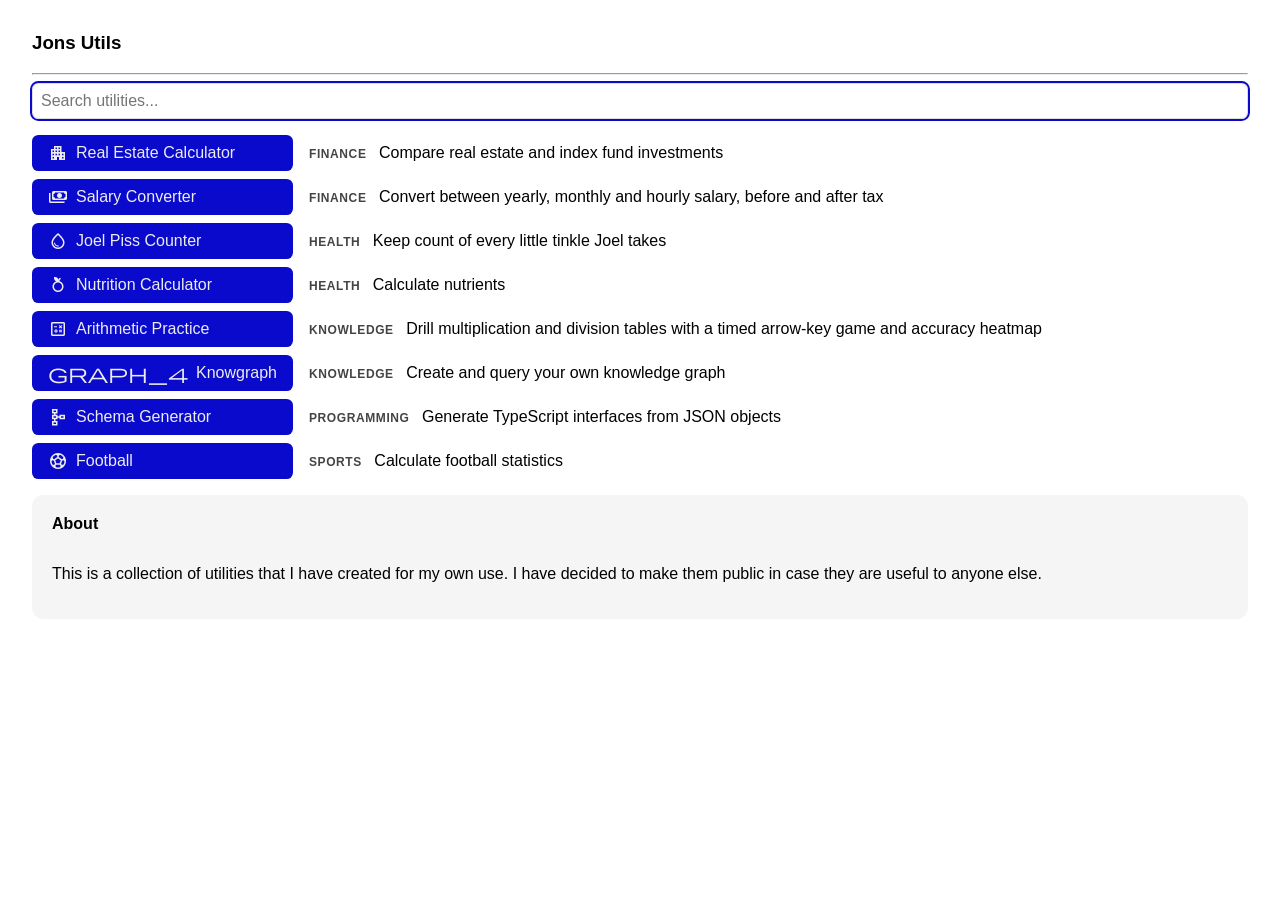
<file: index.html>
<!doctype html>
<html lang="en">
    <head>
        <meta charset="UTF-8" />
        <meta name="viewport" content="width=device-width, initial-scale=1.0" />
        <title>Jons Utils</title>
        <link rel="stylesheet" href="shared/theme.css" />
        <link rel="icon" href="shared/favicon.png" />
        <link
            rel="stylesheet"
            href="https://fonts.googleapis.com/css2?family=Material+Symbols+Outlined:opsz,wght,FILL,GRAD@20..48,100..700,0..1,-50..200"
        />
    </head>
    <body>
        <main>
            <h3>Jons Utils</h3>
            <hr />

            <input
                id="search"
                type="search"
                placeholder="Search utilities..."
                autocomplete="off"
                autofocus
            />

            <section id="utils-list" class="grid-container"></section>
            <p id="no-results" hidden>No utilities match your search.</p>

            <section class="card">
                <h4>About</h4>
                <p>
                    This is a collection of utilities that I have created for my
                    own use. I have decided to make them public in case they are
                    useful to anyone else.
                </p>
            </section>
        </main>

        <script src="search.js" defer></script>
    </body>
    <style>
        #search {
            width: 100%;
            border: 1px solid var(--color-table-border);
            margin-bottom: 1rem;
        }
        .grid-container {
            display: grid;
            grid-template-columns: auto 1fr;
            gap: 0.5rem 1rem;
            align-items: center;
        }
        .grid-container a,
        .grid-container button.primary {
            width: 100%;
        }
        .grid-container button.primary {
            display: inline-flex;
            align-items: center;
            gap: 0.5rem;
            justify-content: flex-start;
        }
        .grid-container .material-symbols-outlined {
            font-size: 1.25rem;
        }
        .grid-container p {
            margin: 0;
        }
        .grid-container .group {
            display: inline-block;
            font-size: 0.75rem;
            font-weight: 600;
            color: var(--color-text-muted);
            text-transform: uppercase;
            letter-spacing: 0.05em;
            margin-right: 0.5rem;
        }
        h4 {
            margin: 0;
        }
        #no-results {
            color: var(--color-text-muted);
            font-style: italic;
        }

        .grid-container .recent-tag {
            font-style: italic;
            color: var(--color-text-muted);
            margin-left: 0.25rem;
        }

        .card {
            margin-top: 1rem;
        }
    </style>
</html>
</file>
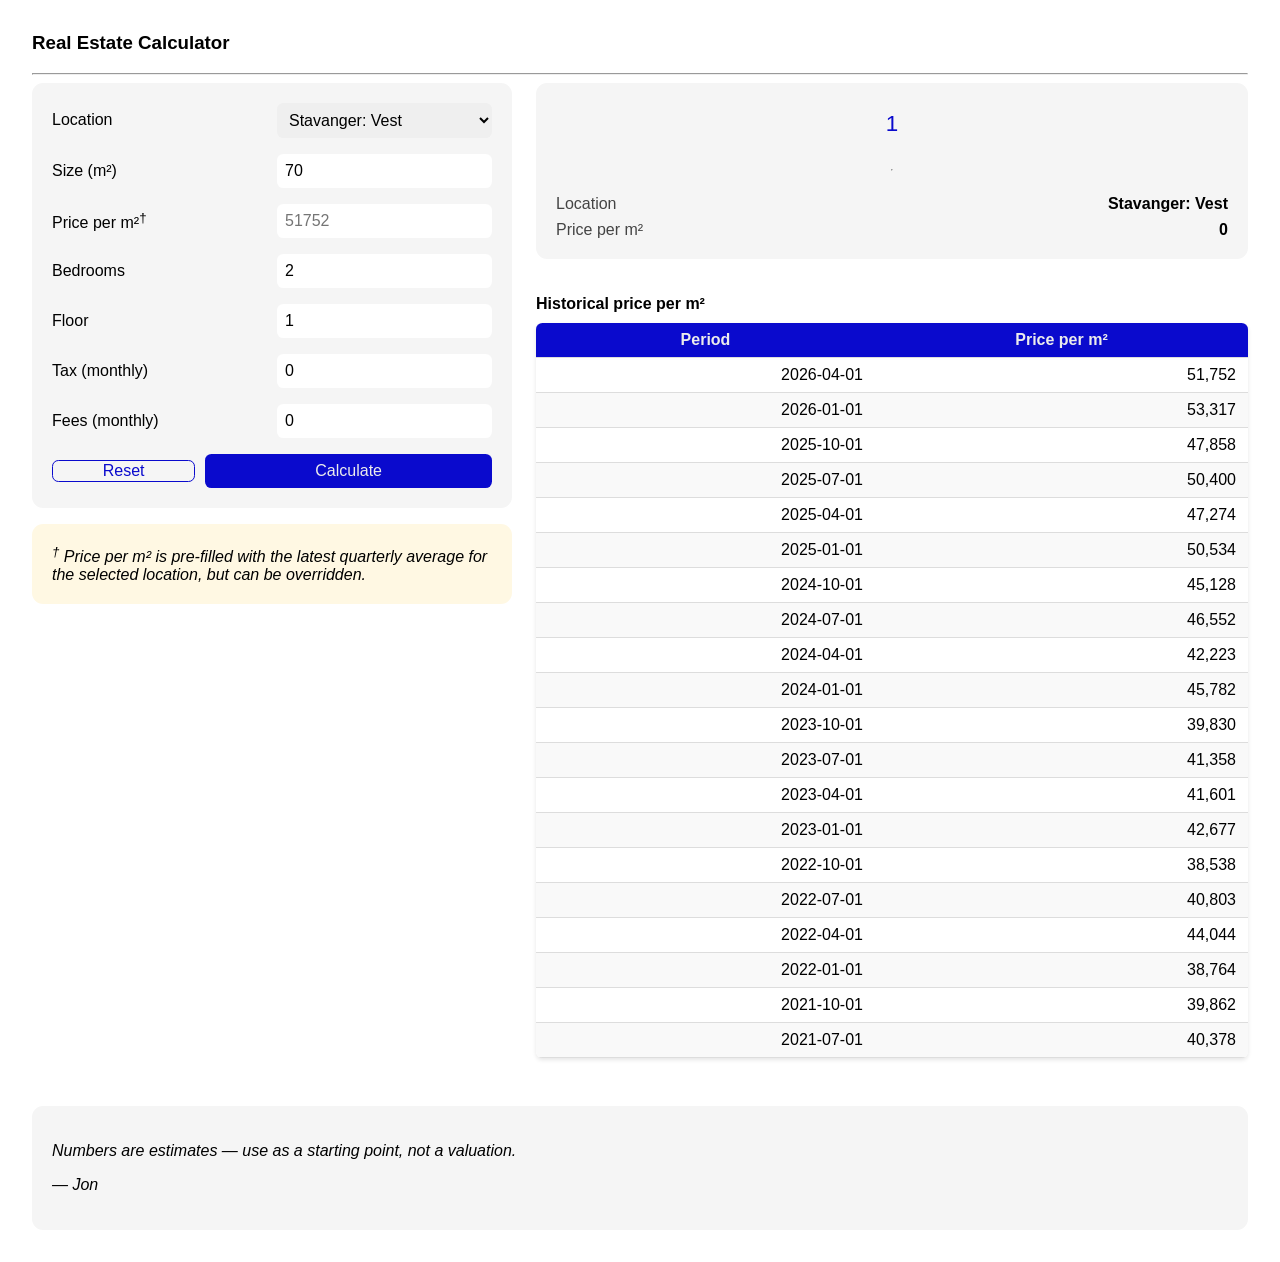
<file: apartment-calculator/index.html>
<!doctype html>
<html lang="en">
    <head>
        <meta charset="UTF-8" />
        <meta name="viewport" content="width=device-width, initial-scale=1.0" />
        <title>Real Estate Calculator</title>
        <link href="../shared/theme.css" rel="stylesheet" />
        <link href="styles.css" rel="stylesheet" />
        <link rel="icon" href="../shared/favicon.png" />
    </head>
    <body>
        <main>
            <h3>Real Estate Calculator</h3>
            <hr />
            <div class="layout">
                <aside>
                    <form id="apartment-form" class="card">
                        <section>
                            <label for="location">Location</label>
                            <select name="location" id="location" required>
                                <option value="">Select</option>
                            </select>
                        </section>
                        <section>
                            <label for="sqm">Size (m&sup2;)</label>
                            <input
                                type="number"
                                step="any"
                                name="sqm"
                                id="sqm"
                                value="70"
                                required
                            />
                        </section>
                        <section>
                            <label for="price-per-sqm">
                                Price per m&sup2;<sup>&dagger;</sup>
                            </label>
                            <input
                                type="number"
                                step="any"
                                name="price-per-sqm"
                                id="price-per-sqm"
                            />
                        </section>
                        <section>
                            <label for="bedrooms">Bedrooms</label>
                            <input
                                type="number"
                                step="1"
                                min="0"
                                name="bedrooms"
                                id="bedrooms"
                                value="2"
                            />
                        </section>
                        <section>
                            <label for="floor">Floor</label>
                            <input
                                type="number"
                                step="1"
                                name="floor"
                                id="floor"
                                value="1"
                            />
                        </section>
                        <section>
                            <label for="tax-monthly">Tax (monthly)</label>
                            <input
                                type="number"
                                step="any"
                                min="0"
                                name="tax-monthly"
                                id="tax-monthly"
                                value="0"
                            />
                        </section>
                        <section>
                            <label for="fees-monthly">Fees (monthly)</label>
                            <input
                                type="number"
                                step="any"
                                min="0"
                                name="fees-monthly"
                                id="fees-monthly"
                                value="0"
                            />
                        </section>
                        <section class="form-handles">
                            <button class="transparent" id="btn-reset">Reset</button>
                            <button class="primary" id="btn-calculate">Calculate</button>
                        </section>
                    </form>
                    <div class="card note">
                        <em>
                            <sup>&dagger;</sup> Price per m&sup2; is
                            pre-filled with the latest quarterly average for
                            the selected location, but can be overridden.
                        </em>
                    </div>
                </aside>
                <aside>
                    <div class="card">
                        <div class="result-headline">
                            <span data-slot="apartment-value">&mdash;</span>
                        </div>
                        <hr />
                        <div class="result-grid">
                            <strong>Location</strong>
                            <span data-slot="location">&mdash;</span>
                            <strong>Price per m&sup2;</strong>
                            <span data-slot="price-per-sqm">&mdash;</span>
                        </div>
                    </div>
                    <section>
                        <h4>Historical price per m&sup2;</h4>
                        <table id="history-table">
                            <thead>
                                <tr>
                                    <th>Period</th>
                                    <th>Price per m&sup2;</th>
                                </tr>
                            </thead>
                            <tbody></tbody>
                        </table>
                    </section>
                </aside>
            </div>
            <footer class="card">
                <cite>
                    <p>Numbers are estimates &mdash; use as a starting point, not a valuation.</p>
                    <p>&mdash; Jon</p>
                </cite>
            </footer>
        </main>
    </body>
    <script type="module" src="scripts/main.js"></script>
</html>
</file>
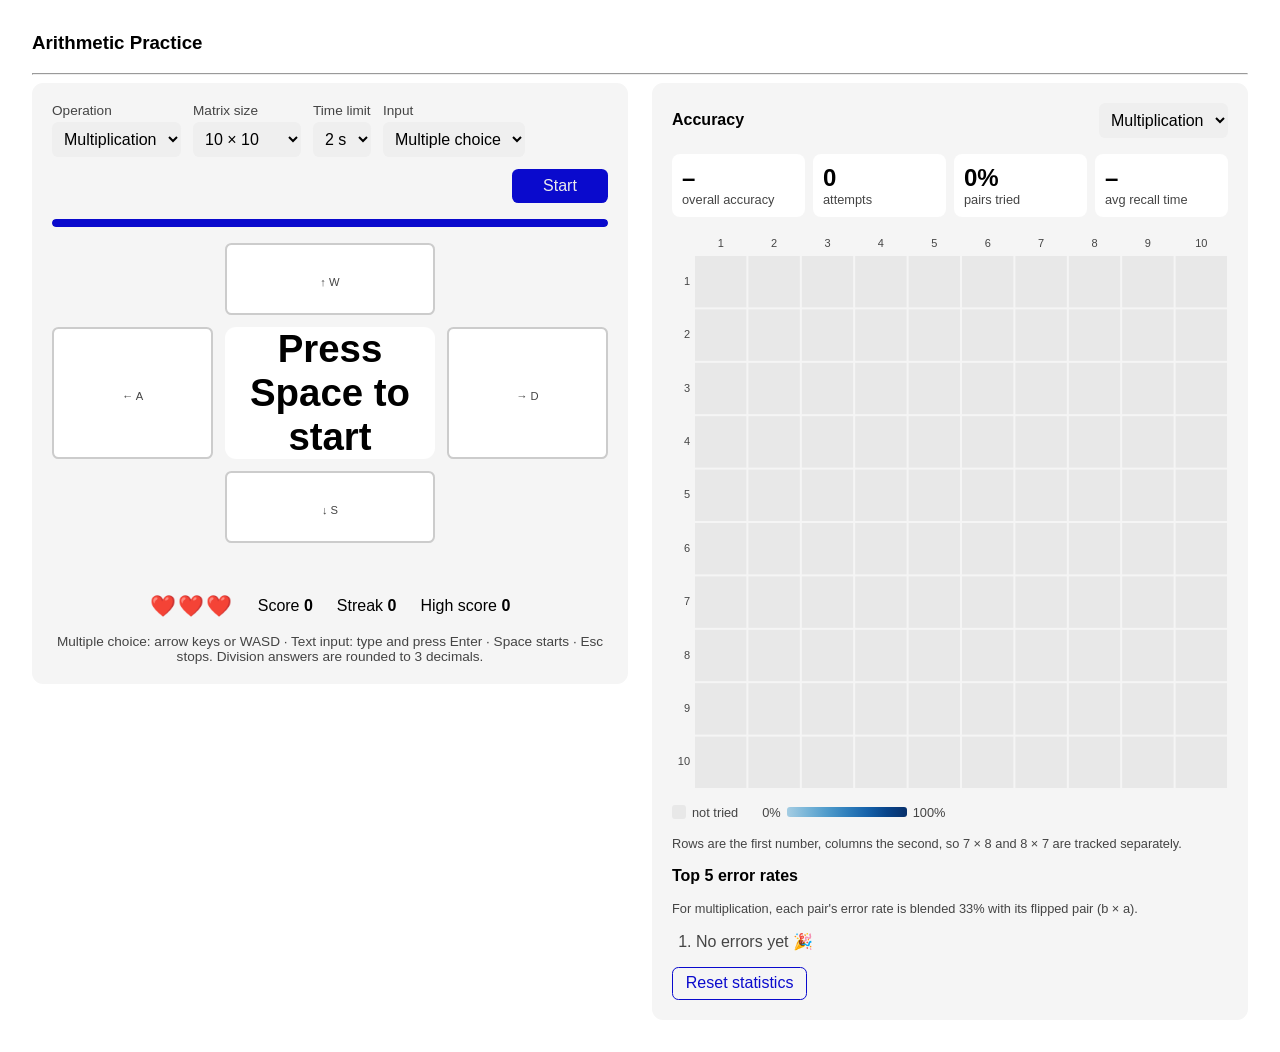
<file: arithmetic-practice/index.html>
<!doctype html>
<html lang="en">
    <head>
        <meta charset="UTF-8" />
        <meta name="viewport" content="width=device-width, initial-scale=1.0" />
        <title>Arithmetic Practice</title>
        <link href="../shared/theme.css" rel="stylesheet" />
        <link href="styles.css" rel="stylesheet" />
        <link rel="icon" href="../shared/favicon.png" />
    </head>
    <body>
        <main>
            <h3>Arithmetic Practice</h3>
            <hr />
            <div class="layout">
                <section class="card game">
                    <div class="settings">
                        <label>
                            Operation
                            <select id="op">
                                <option value="mul">Multiplication</option>
                                <option value="div">Division</option>
                                <option value="both">Both</option>
                            </select>
                        </label>
                        <label>
                            Matrix size
                            <select id="size">
                                <option value="10">10 × 10</option>
                                <option value="15">15 × 15</option>
                                <option value="20">20 × 20</option>
                                <option value="50">50 × 50</option>
                                <option value="100">100 × 100</option>
                            </select>
                        </label>
                        <label>
                            Time limit
                            <select id="limit">
                                <option value="1">1 s</option>
                                <option value="2">2 s</option>
                                <option value="3">3 s</option>
                                <option value="5">5 s</option>
                            </select>
                        </label>
                        <label>
                            Input
                            <select id="input-mode">
                                <option value="choice">Multiple choice</option>
                                <option value="typing">Text input</option>
                            </select>
                        </label>
                        <button id="btn-start" class="primary">Start</button>
                    </div>

                    <div class="timer"><div class="timer-fill"></div></div>

                    <div class="cross">
                        <button class="option" data-index="0" style="grid-area: up">
                            <span class="option-value"></span><kbd>↑ W</kbd>
                        </button>
                        <button class="option" data-index="1" style="grid-area: left">
                            <span class="option-value"></span><kbd>← A</kbd>
                        </button>
                        <div class="prompt" id="prompt">Press Space to start</div>
                        <button class="option" data-index="2" style="grid-area: right">
                            <span class="option-value"></span><kbd>→ D</kbd>
                        </button>
                        <button class="option" data-index="3" style="grid-area: down">
                            <span class="option-value"></span><kbd>↓ S</kbd>
                        </button>
                        <form id="typed-form" class="typed-form" style="grid-area: typed">
                            <input
                                id="typed-input"
                                type="text"
                                inputmode="decimal"
                                autocomplete="off"
                                placeholder="Type answer, press Enter"
                                aria-label="Answer"
                                disabled
                            />
                        </form>
                    </div>

                    <p class="feedback" id="feedback">&nbsp;</p>
                    <div class="session">
                        <span class="hearts" data-slot="hearts" aria-label="Lives"></span>
                        <span>Score <strong data-slot="score">0</strong></span>
                        <span>Streak <strong data-slot="streak">0</strong></span>
                        <span>High score <strong data-slot="high-score">0</strong></span>
                    </div>
                    <p class="muted hint">
                        Multiple choice: arrow keys or WASD · Text input: type and press Enter · Space starts · Esc stops.
                        Division answers are rounded to 3 decimals.
                    </p>
                </section>

                <section class="card results">
                    <div class="results-header">
                        <h4>Accuracy</h4>
                        <select id="heatmap-op">
                            <option value="mul">Multiplication</option>
                            <option value="div">Division</option>
                        </select>
                    </div>

                    <div class="tiles">
                        <div class="tile">
                            <span class="tile-value" data-slot="accuracy">–</span>
                            <span class="tile-label">overall accuracy</span>
                        </div>
                        <div class="tile">
                            <span class="tile-value" data-slot="attempts">0</span>
                            <span class="tile-label">attempts</span>
                        </div>
                        <div class="tile">
                            <span class="tile-value" data-slot="coverage">0%</span>
                            <span class="tile-label">pairs tried</span>
                        </div>
                        <div class="tile">
                            <span class="tile-value" data-slot="avg-time">–</span>
                            <span class="tile-label">avg recall time</span>
                        </div>
                    </div>

                    <div class="heatmap-wrap">
                        <canvas id="heatmap"></canvas>
                        <div class="tooltip" id="tooltip" hidden></div>
                    </div>
                    <div class="legend">
                        <span class="swatch untried"></span> not tried
                        <span class="legend-gap"></span>
                        0%
                        <span class="gradient"></span>
                        100%
                    </div>
                    <p class="muted caption">
                        Rows are the first number, columns the second, so 7 × 8 and 8 × 7 are tracked separately.
                    </p>

                    <h4>Top 5 error rates</h4>
                    <p class="muted caption">For multiplication, each pair's error rate is blended 33% with its flipped pair (b × a).</p>
                    <ol id="worst-list" class="worst-list"></ol>

                    <button id="btn-reset" class="transparent reset">Reset statistics</button>
                </section>
            </div>
        </main>
    </body>
    <script type="module" src="scripts/main.js"></script>
</html>
</file>
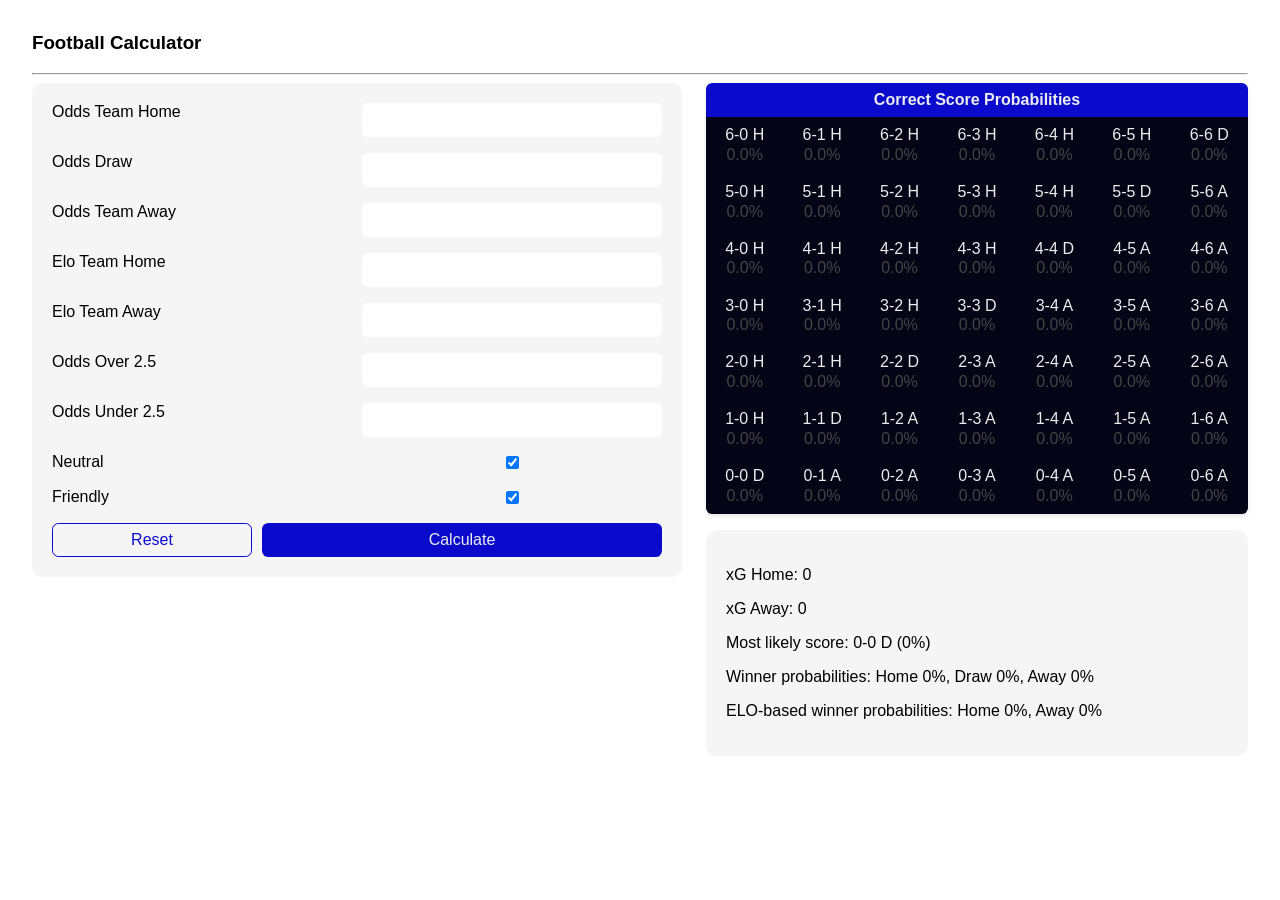
<file: football/index.html>
<!doctype html>
<html lang="en">
    <head>
        <meta charset="UTF-8" />
        <meta name="viewport" content="width=device-width, initial-scale=1.0" />
        <title>Football Calculator</title>
        <link href="../shared/theme.css" rel="stylesheet" />
        <link href="styles.css" rel="stylesheet" />
        <link rel="icon" href="../shared/favicon.png" />
    </head>
    <body>
        <main>
            <h3>Football Calculator</h3>
            <hr>
            <div class="layout">
                <aside>
                    <form class="card">
                        <section>
                            <label for="odds-team-a">Odds Team Home</label>
                            <input
                                type="number"
                                step="any"
                                name="odds-team-a"
                                id="odds-team-a"
                                required
                            />
                        </section>
                        <section>
                            <label for="odds-draw">Odds Draw</label>
                            <input
                                type="number"
                                step="any"
                                name="odds-draw"
                                id="odds-draw"
                                required
                            />
                        </section>
                        <section>
                            <label for="odds-team-b">Odds Team Away</label>
                            <input
                                type="number"
                                step="any"
                                name="odds-team-b"
                                id="odds-team-b"
                                required
                            />
                        </section>
                        
                        <section>
                            <label for="elo-team-a">Elo Team Home</label>
                            <input
                                type="number"
                                step="any"
                                name="elo-team-a"
                                id="elo-team-a"
                                required
                            />
                        </section>
                        <section>
                            <label for="elo-team-b">Elo Team Away</label>
                            <input
                                type="number"
                                step="any"
                                name="elo-team-b"
                                id="elo-team-b"
                                required
                            />
                        </section>
                        
                        <section>
                            <label for="odds-over-2-5">Odds Over 2.5</label>
                            <input
                                type="number"
                                step="any"
                                name="odds-over-2-5"
                                id="odds-over-2-5"
                                required
                            />
                        </section>
                        <section>
                            <label for="odds-under-2-5">Odds Under 2.5</label>
                            <input
                                type="number"
                                step="any"
                                name="odds-under-2-5"
                                id="odds-under-2-5"
                                required
                            />
                        </section>

                        <section>
                            <label for="neutral">Neutral</label>
                            <input
                                type="checkbox"
                                name="neutral"
                                id="neutral"
                                checked
                            />
                        </section>

                        <section>
                            <label for="friendly">Friendly</label>
                            <input
                                type="checkbox"
                                name="friendly"
                                id="friendly"
                                checked
                            />
                        </section>

                        <section class="form-handles">
                            <button class="transparent" id="btn-reset">Reset</button>
                            <button class="primary" id="btn-calculate">Calculate</button>
                        </section>
                    </form>
                </aside>
                <aside>
                    <table id="score-table">
                        <thead>
                            <tr>
                                <th colspan="7">Correct Score Probabilities</th>
                            </tr>
                        </thead>
                        <tbody>
                        </tbody>
                    </table>
                    <div class="card">
                        <section>
                            <p>xG Home: <span data-slot="xGA">0</span></p>
                            <p>xG Away: <span data-slot="xGB">0</span></p>
                            <p>Most likely score: <span data-slot="most-likely-outcome">0-0 D</span> (<span data-slot="most-likely-outcome-probability">0%</span>)</p>
                            <p>Winner probabilities: Home <span data-slot="prob-win-home">0%</span>, Draw <span data-slot="prob-win-draw">0%</span>, Away <span data-slot="prob-win-away">0%</span></p>
                            <p>ELO-based winner probabilities: Home <span data-slot="prob-win-home-elo">0%</span>, Away <span data-slot="prob-win-away-elo">0%</span></p>
                        </section>
                    </div>
                </aside>
            </div>
        </main>
    </body>
    <script type="module" src="scripts/main.js"></script>
</html>
</file>
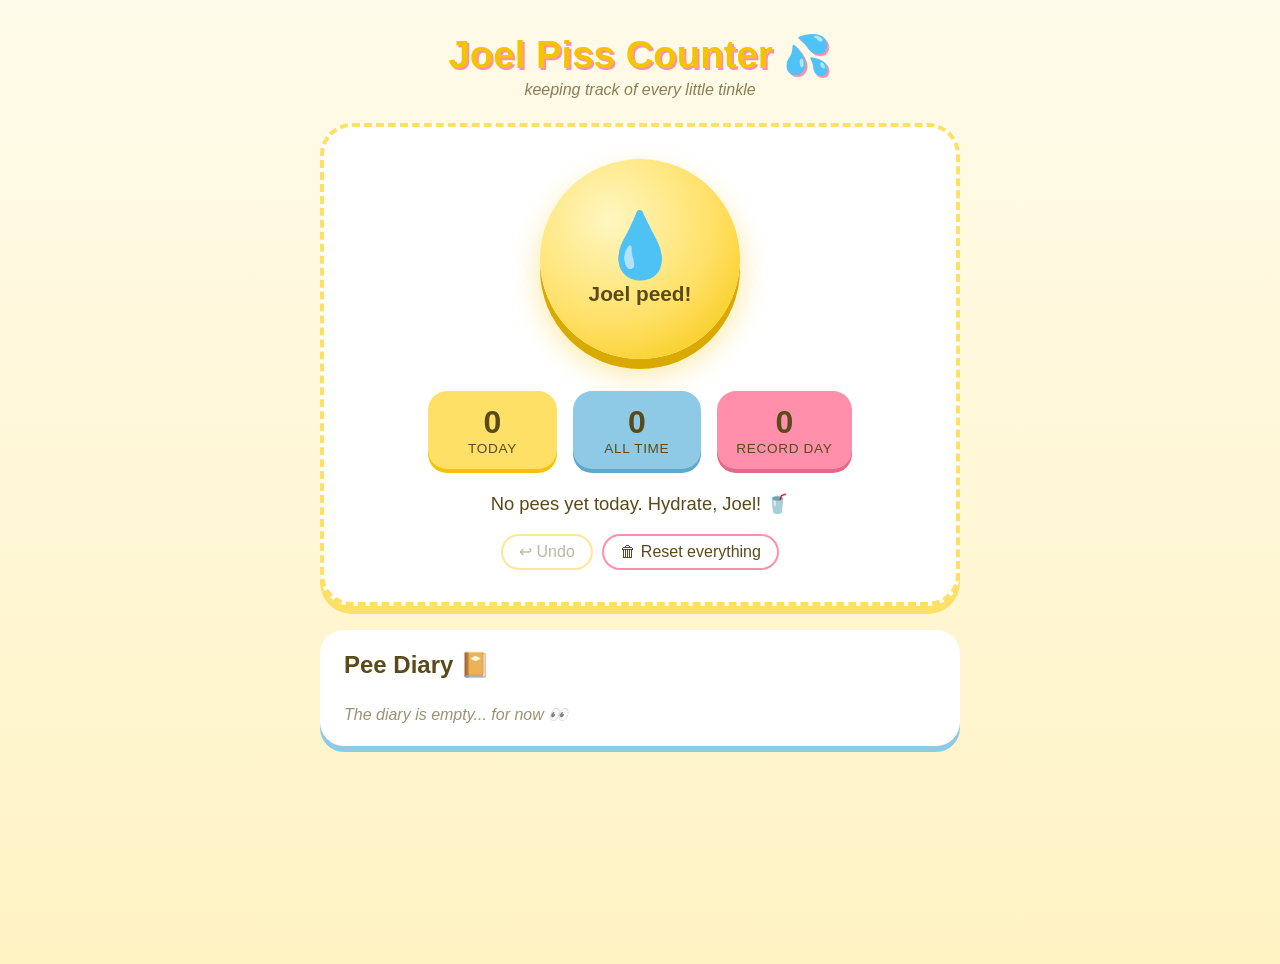
<file: joel-piss-counter/index.html>
<!doctype html>
<html lang="en">
    <head>
        <meta charset="UTF-8" />
        <meta name="viewport" content="width=device-width, initial-scale=1.0" />
        <title>Joel Piss Counter</title>
        <link href="../shared/theme.css" rel="stylesheet" />
        <link href="styles.css" rel="stylesheet" />
        <link rel="icon" href="../shared/favicon.png" />
    </head>
    <body>
        <main>
            <div class="bubbles" aria-hidden="true"></div>
            <h1 class="title">Joel Piss Counter <span class="wiggle">💦</span></h1>
            <p class="subtitle">keeping track of every little tinkle</p>

            <section class="hero">
                <button id="btn-pee" class="pee-button" aria-label="Log a pee">
                    <span class="drop">💧</span>
                    <span class="pee-label">Joel peed!</span>
                </button>
                <div class="stats">
                    <div class="stat">
                        <span class="stat-value" data-slot="today">0</span>
                        <span class="stat-label">today</span>
                    </div>
                    <div class="stat">
                        <span class="stat-value" data-slot="total">0</span>
                        <span class="stat-label">all time</span>
                    </div>
                    <div class="stat">
                        <span class="stat-value" data-slot="best">0</span>
                        <span class="stat-label">record day</span>
                    </div>
                </div>
                <p class="mood" data-slot="mood">No pees yet today. Hydrate, Joel! 🥤</p>
                <p class="last" data-slot="last"></p>
                <div class="controls">
                    <button id="btn-undo" class="cute-button">↩ Undo</button>
                    <button id="btn-reset" class="cute-button danger">🗑 Reset everything</button>
                </div>
            </section>

            <section class="history">
                <h2>Pee Diary 📔</h2>
                <ul id="history-list"></ul>
            </section>
        </main>
    </body>
    <script type="module" src="scripts/main.js"></script>
</html>
</file>
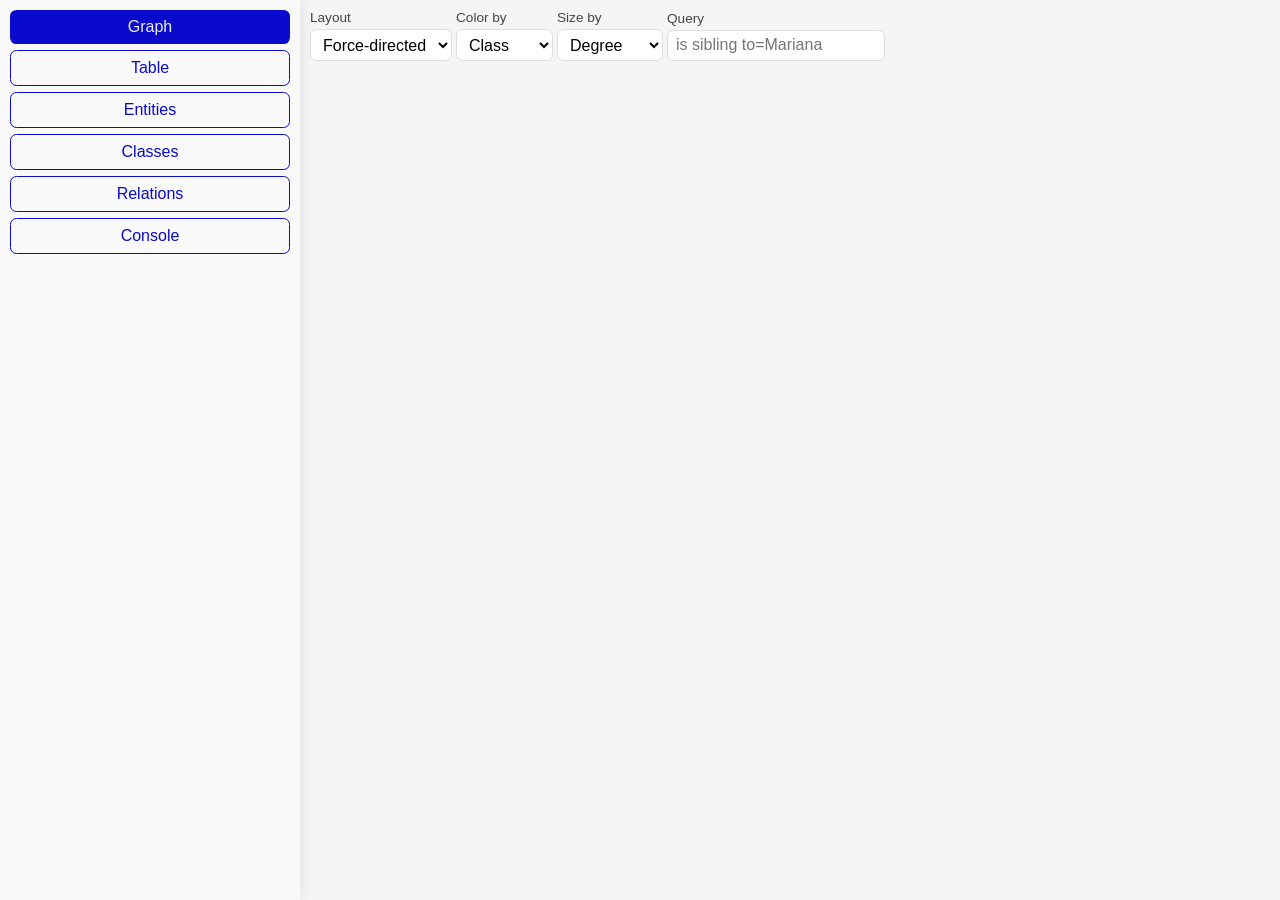
<file: knowgraph/index.html>
<!doctype html>
<html lang="en">
    <head>
        <meta charset="UTF-8" />
        <meta name="viewport" content="width=device-width, initial-scale=1.0" />
        <title>Knowgraph</title>
        <link href="../shared/theme.css" rel="stylesheet" />
        <link href="styles.css" rel="stylesheet" />
        <link rel="icon" href="../shared/favicon.png" />
        <link
            rel="stylesheet"
            href="https://fonts.googleapis.com/css2?family=Material+Symbols+Outlined:opsz,wght,FILL,GRAD@20..48,100..700,0..1,-50..200"
        />
    </head>
    <body>
        <aside class="sidebar">
            <button class="primary" data-tab-btn="graph" disabled>Graph</button>
            <button class="primary transparent" data-tab-btn="table">Table</button>
            <button class="primary transparent" data-tab-btn="entities">Entities</button>
            <button class="primary transparent" data-tab-btn="classes">Classes</button>
            <button class="primary transparent" data-tab-btn="relations">Relations</button>
            <button class="primary transparent" data-tab-btn="console">Console</button>
        </aside>
        <aside class="main">
            <section data-tab="graph" class="tab">
                <div class="flex-row">
                    <div class="flex-col">
                        <label for="graph-layout">Layout</label>
                        <select id="graph-layout">
                            <option value="force">Force-directed</option>
                            <option value="circular">Circular</option>
                            <option value="grid">Grid</option>
                        </select>
                    </div>
                    <div class="flex-col">
                        <label for="graph-color">Color by</label>
                        <select id="graph-color">
                            <option value="class">Class</option>
                            <option value="relation">Relation</option>
                        </select>
                    </div>
                    <div class="flex-col">
                        <label for="graph-size">Size by</label>
                        <select id="graph-size">
                            <option value="degree">Degree</option>
                            <option value="centrality">Centrality</option>
                        </select>
                    </div>
                    <div class="flex-col">
                        <label for="graph-query">Query</label>
                        <div class="flex-row graph-query-row">
                            <input type="text" id="graph-query" placeholder="is sibling to=Mariana" />
                            <button
                                type="button"
                                id="graph-hidden-toggle"
                                class="graph-hidden-badge"
                                title="Show hidden entities"
                                hidden
                            >
                                <span class="material-symbols-outlined">visibility_off</span>
                                <span class="graph-hidden-count">0</span>
                            </button>
                        </div>
                    </div>
                </div>
                <div class="graph-canvas-wrap">
                    <canvas></canvas>
                    <aside id="graph-info" class="graph-info" hidden></aside>
                    <div id="graph-hidden-popover" class="graph-hidden-popover" hidden></div>
                </div>
            </section>
            <table data-tab="table" id="main__table" class="tab" hidden></table>
            <section data-tab="entities" id="main__entities" class="tab" hidden></section>
            <section data-tab="classes" id="main__classes" class="tab" hidden></section>
            <section data-tab="relations" id="main__relations" class="tab" hidden></section>
            <section data-tab="console" id="main__console" class="tab" hidden>
                <div class="console-wrap">
                    <pre class="console-output" id="console-output">Type HELP to see available commands.
</pre>
                    <div class="console-input-row">
                        <span class="console-prompt">&gt;</span>
                        <input type="text" id="console-input" class="console-input" placeholder="GET /entities" autocomplete="off" spellcheck="false" />
                    </div>
                </div>
            </section>
        </aside>
        <div id="kg-modal" class="kg-modal" hidden>
            <div class="kg-modal-card">
                <h3 class="kg-modal-title"></h3>
                <div class="kg-modal-body flex-col"></div>
                <div class="flex-row kg-modal-actions">
                    <button type="button" class="primary transparent" data-modal-cancel>Cancel</button>
                    <button type="button" class="primary" data-modal-ok>OK</button>
                </div>
            </div>
        </div>
    </body>
    <script type="module" src="scripts/main.js" defer></script>
</html>
</file>
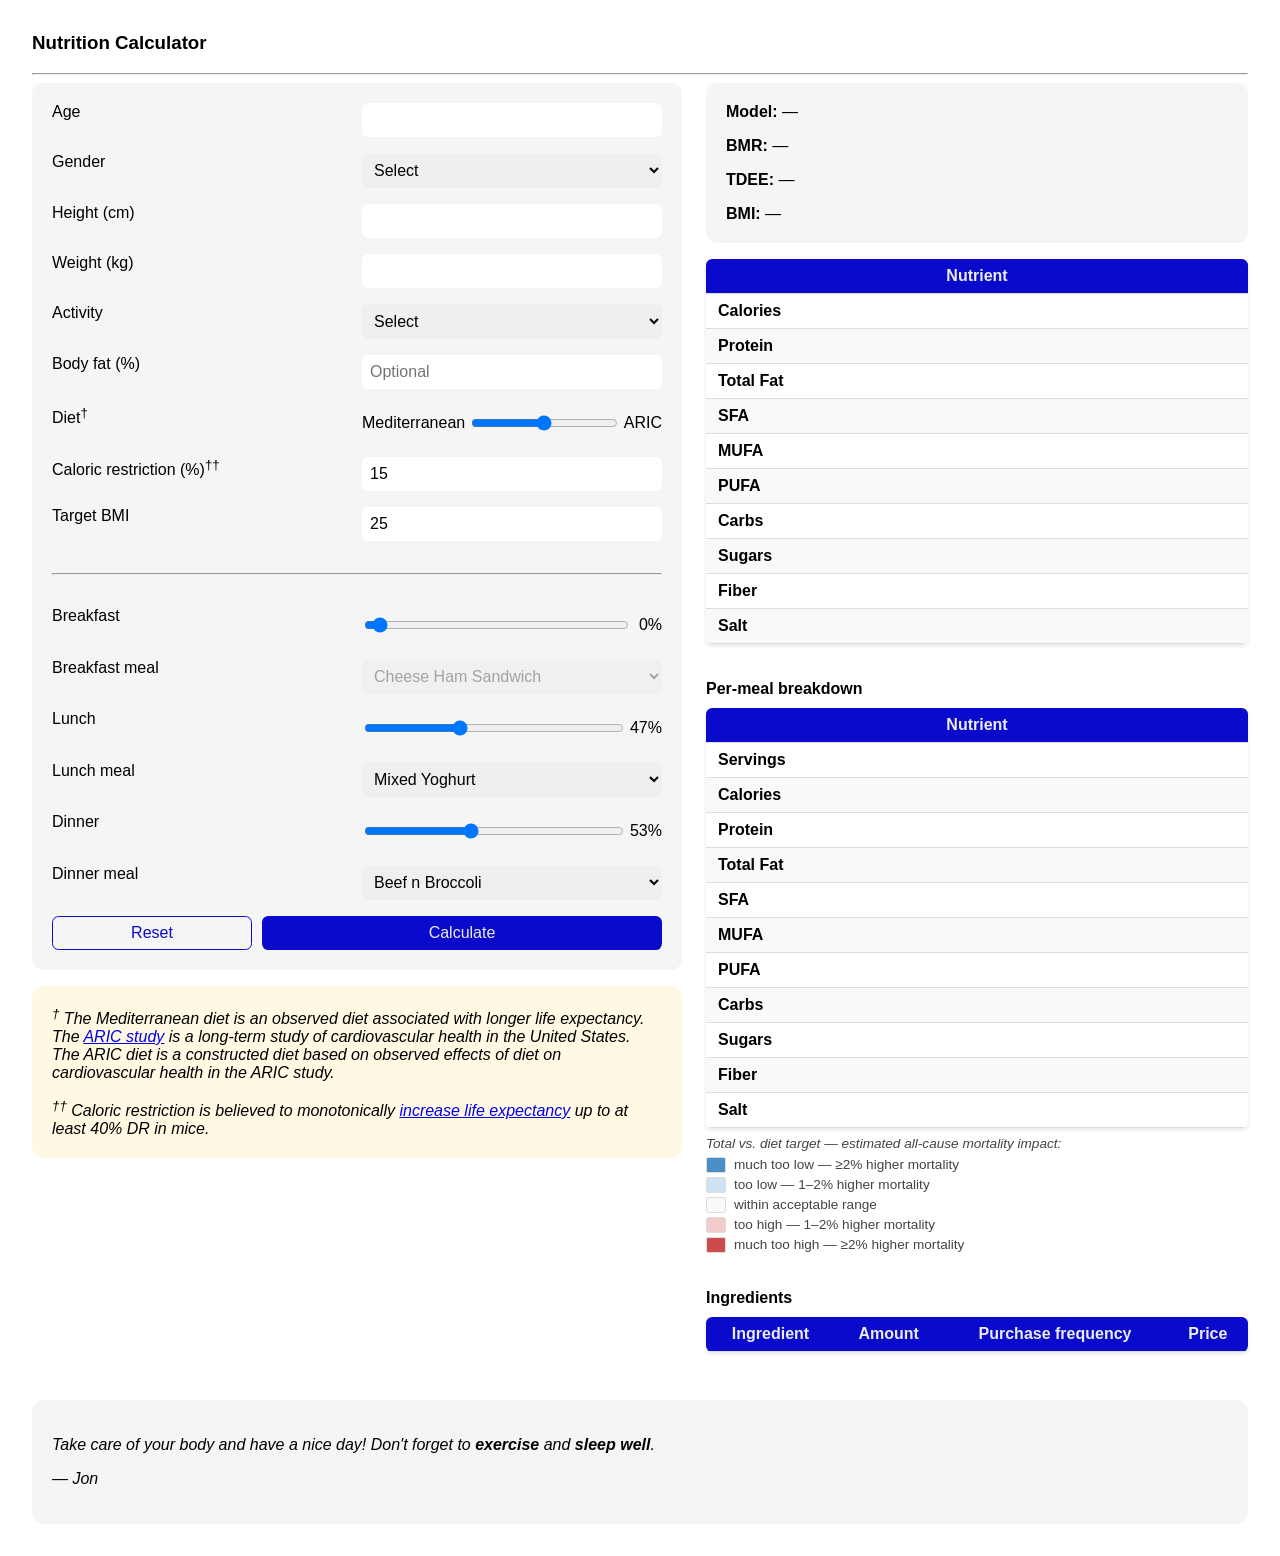
<file: nutrition-calculator/index.html>
<!doctype html>
<html lang="en">
    <head>
        <meta charset="UTF-8" />
        <meta name="viewport" content="width=device-width, initial-scale=1.0" />
        <title>Nutrition Calculator</title>
        <link href="../shared/theme.css" rel="stylesheet" />
        <link href="styles.css" rel="stylesheet" />
        <link rel="icon" href="../shared/favicon.png" />
    </head>
    <body>
        <main>
            <h3>Nutrition Calculator</h3>
            <hr>
            <div class="layout">
                <aside>
                    <form id="nutrition-form" class="card">
                        <section>
                            <label for="age">Age</label>
                            <input
                                type="number"
                                name="age"
                                id="age"
                                required
                            />
                        </section>
                        <section>
                            <label for="gender">Gender</label>
                            <select name="gender" id="gender" required>
                                <option value="">Select</option>
                                <option value="male">Male</option>
                                <option value="female">Female</option>
                            </select>
                        </section>
                        <section>
                            <label for="height">Height (cm)</label>
                            <input
                                type="number"
                                step="any"
                                name="height"
                                id="height"
                                required
                            />
                        </section>
                        <section>
                            <label for="weight">Weight (kg)</label>
                            <input
                                type="number"
                                step="any"
                                name="weight"
                                id="weight"
                                required
                            />
                        </section>
                        <section>
                            <label for="activity">Activity</label>
                            <select name="activity" id="activity" required>
                                <option value="">Select</option>
                                <option value="sedentary">Sedentary</option>
                                <option value="light">
                                    Lightly Active
                                </option>
                                <option value="moderate">
                                    Moderately Active
                                </option>
                                <option value="active">Active</option>
                            </select>
                        </section>
                        <section>
                            <label for="fat-prc">Body fat (%)</label>
                            <input
                                type="number"
                                step="any"
                                name="fat-prc"
                                id="fat-prc"
                                placeholder="Optional"
                            />
                        </section>
                        <section>
                            <label for="slider-diet"
                                >Diet<sup>&dagger;</sup></label
                            >
                            <section class="flex-row slider">
                                <label>Mediterranean</label>
                                <input
                                    type="range"
                                    name="interpolate-diet"
                                    id="interpolate-diet"
                                    min="0"
                                    max="100"
                                    value="50"
                                />
                                <label>ARIC</label>
                            </section>
                        </section>
                        <section>
                            <label for="caloric-restriction"
                                >Caloric restriction (%)<sup
                                    >&dagger;&dagger;</sup
                                ></label
                            >
                            <input
                                type="number"
                                step="any"
                                name="caloric-restriction"
                                id="caloric-restriction"
                                value="15"
                            />
                        </section>
                        <section>
                            <label for="target-bmi">Target BMI</label>
                            <input
                                type="number"
                                step="0.5"
                                name="target-bmi"
                                id="target-bmi"
                                value="25"
                            />
                        </section>

                        <hr />

                        <section>
                            <label for="breakfast-share">Breakfast</label>
                            <section class="flex-row slider">
                                <input
                                    type="range"
                                    name="breakfast-share"
                                    id="breakfast-share"
                                    min="0"
                                    max="100"
                                    value="0"
                                />
                                <output
                                    for="breakfast-share"
                                    class="slider-value"
                                    >25%</output
                                >
                            </section>
                        </section>
                        <section>
                            <label for="breakfast-meal">Breakfast meal</label>
                            <select
                                name="breakfast-meal"
                                id="breakfast-meal"
                                data-meal-select
                                data-default="Cheese Ham Sandwich"
                            ></select>
                        </section>
                        <section>
                            <label for="lunch-share">Lunch</label>
                            <section class="flex-row slider">
                                <input
                                    type="range"
                                    name="lunch-share"
                                    id="lunch-share"
                                    min="0"
                                    max="100"
                                    value="35"
                                />
                                <output for="lunch-share" class="slider-value"
                                    >35%</output
                                >
                            </section>
                        </section>
                        <section>
                            <label for="lunch-meal">Lunch meal</label>
                            <select
                                name="lunch-meal"
                                id="lunch-meal"
                                data-meal-select
                                data-default="Mixed Yoghurt"
                            ></select>
                        </section>
                        <section>
                            <label for="dinner-share">Dinner</label>
                            <section class="flex-row slider">
                                <input
                                    type="range"
                                    name="dinner-share"
                                    id="dinner-share"
                                    min="0"
                                    max="100"
                                    value="40"
                                />
                                <output for="dinner-share" class="slider-value"
                                    >40%</output
                                >
                            </section>
                        </section>
                        <section>
                            <label for="dinner-meal">Dinner meal</label>
                            <select
                                name="dinner-meal"
                                id="dinner-meal"
                                data-meal-select
                                data-default="Beef n Broccoli"
                            ></select>
                        </section>
                        <section class="form-handles">
                            <button class="transparent" id="btn-reset">Reset</button>
                            <button class="primary" id="btn-calculate">Calculate</button>
                        </section>
                    </form>
                    <div class="card note">
                        <em>
                            <sup>&dagger;</sup> The Mediterranean diet is an
                            observed diet associated with longer life
                            expectancy. The
                            <a
                                href="https://aric.cscc.unc.edu/aric9/publications/published_manuscripts"
                                target="_blank"
                                >ARIC study</a
                            >
                            is a long-term study of cardiovascular health in the
                            United States. The ARIC diet is a constructed diet
                            based on observed effects of diet on cardiovascular
                            health in the ARIC study.
                        </em>
                        <em>
                            <sup>&dagger;&dagger;</sup> Caloric restriction is
                            believed to monotonically
                            <a
                                href="https://pmc.ncbi.nlm.nih.gov/articles/PMC4836177/"
                                target="_blank"
                                >increase life expectancy</a
                            >
                            up to at least 40% DR in mice.
                        </em>
                    </div>
                </aside>
                <aside>
                    <div class="card">
                        <div>
                            <strong>Model:</strong>
                            <span data-slot="model">&mdash;</span>
                        </div>
                        <div>
                            <strong>BMR:</strong>
                            <span data-slot="bmr">&mdash;</span>
                        </div>
                        <div>
                            <strong>TDEE:</strong>
                            <span data-slot="tdee">&mdash;</span>
                        </div>
                        <div>
                            <strong>BMI:</strong>
                            <span data-slot="bmi">&mdash;</span>
                        </div>
                    </div>
                    <table id="diet-table">
                        <thead>
                            <tr>
                                <th>Nutrient</th>
                            </tr>
                        </thead>
                        <tbody>
                            <tr data-nutrient="calories">
                                <td>Calories</td>
                            </tr>
                            <tr data-nutrient="protein" class="even">
                                <td>Protein</td>
                            </tr>
                            <tr data-nutrient="fatTotal">
                                <td>Total Fat</td>
                            </tr>
                            <tr data-nutrient="SFA" class="even">
                                <td>SFA</td>
                            </tr>
                            <tr data-nutrient="MUFA">
                                <td>MUFA</td>
                            </tr>
                            <tr data-nutrient="PUFA" class="even">
                                <td>PUFA</td>
                            </tr>
                            <tr data-nutrient="carbs">
                                <td>Carbs</td>
                            </tr>
                            <tr data-nutrient="sugars" class="even">
                                <td>Sugars</td>
                            </tr>
                            <tr data-nutrient="fiber">
                                <td>Fiber</td>
                            </tr>
                            <tr data-nutrient="salt" class="even">
                                <td>Salt</td>
                            </tr>
                        </tbody>
                    </table>
                    <section>
                    <h4>Per-meal breakdown</h4>
                    <table id="meals-table">
                        <thead>
                            <tr>
                                <th>Nutrient</th>
                            </tr>
                        </thead>
                        <tbody>
                            <tr data-row="servings">
                                <td>Servings</td>
                            </tr>
                            <tr data-nutrient="calories" class="even">
                                <td>Calories</td>
                            </tr>
                            <tr data-nutrient="protein">
                                <td>Protein</td>
                            </tr>
                            <tr data-nutrient="fatTotal" class="even">
                                <td>Total Fat</td>
                            </tr>
                            <tr data-nutrient="SFA">
                                <td>SFA</td>
                            </tr>
                            <tr data-nutrient="MUFA" class="even">
                                <td>MUFA</td>
                            </tr>
                            <tr data-nutrient="PUFA">
                                <td>PUFA</td>
                            </tr>
                            <tr data-nutrient="carbs" class="even">
                                <td>Carbs</td>
                            </tr>
                            <tr data-nutrient="sugars">
                                <td>Sugars</td>
                            </tr>
                            <tr data-nutrient="fiber" class="even">
                                <td>Fiber</td>
                            </tr>
                            <tr data-nutrient="salt">
                                <td>Salt</td>
                            </tr>
                        </tbody>
                    </table>
                    <div class="mortality-legend">
                        <span class="mortality-legend-title">Total vs. diet target &mdash; estimated all-cause mortality impact:</span>
                        <span class="swatch tone-low-2"></span><span>much too low &mdash; ≥2% higher mortality</span>
                        <span class="swatch tone-low-1"></span><span>too low &mdash; 1–2% higher mortality</span>
                        <span class="swatch tone-none"></span><span>within acceptable range</span>
                        <span class="swatch tone-high-1"></span><span>too high &mdash; 1–2% higher mortality</span>
                        <span class="swatch tone-high-2"></span><span>much too high &mdash; ≥2% higher mortality</span>
                    </div>
                    </section>
                    <section>
                    <h4>Ingredients <span data-slot="ingredients-amount"></span></h4>
                    <table id="ingredients-table">
                        <thead>
                            <tr>
                                <th>Ingredient</th>
                                <th>Amount</th>
                                <th>Purchase frequency</th>
                                <th>Price</th>
                            </tr>
                        </thead>
                        <tbody></tbody>
                    </table></section>
                </aside>
            </div>
            <footer class="card">
                <cite>
                    
                    <p>Take care of your body and have a nice day! Don't forget to <strong>exercise</strong> and <strong>sleep well</strong>.</p>
                    <p> &mdash; Jon</p>
                </cite>

            </footer>
        </main>
    </body>
    <script type="module" src="scripts/main.js"></script>
</html>
</file>
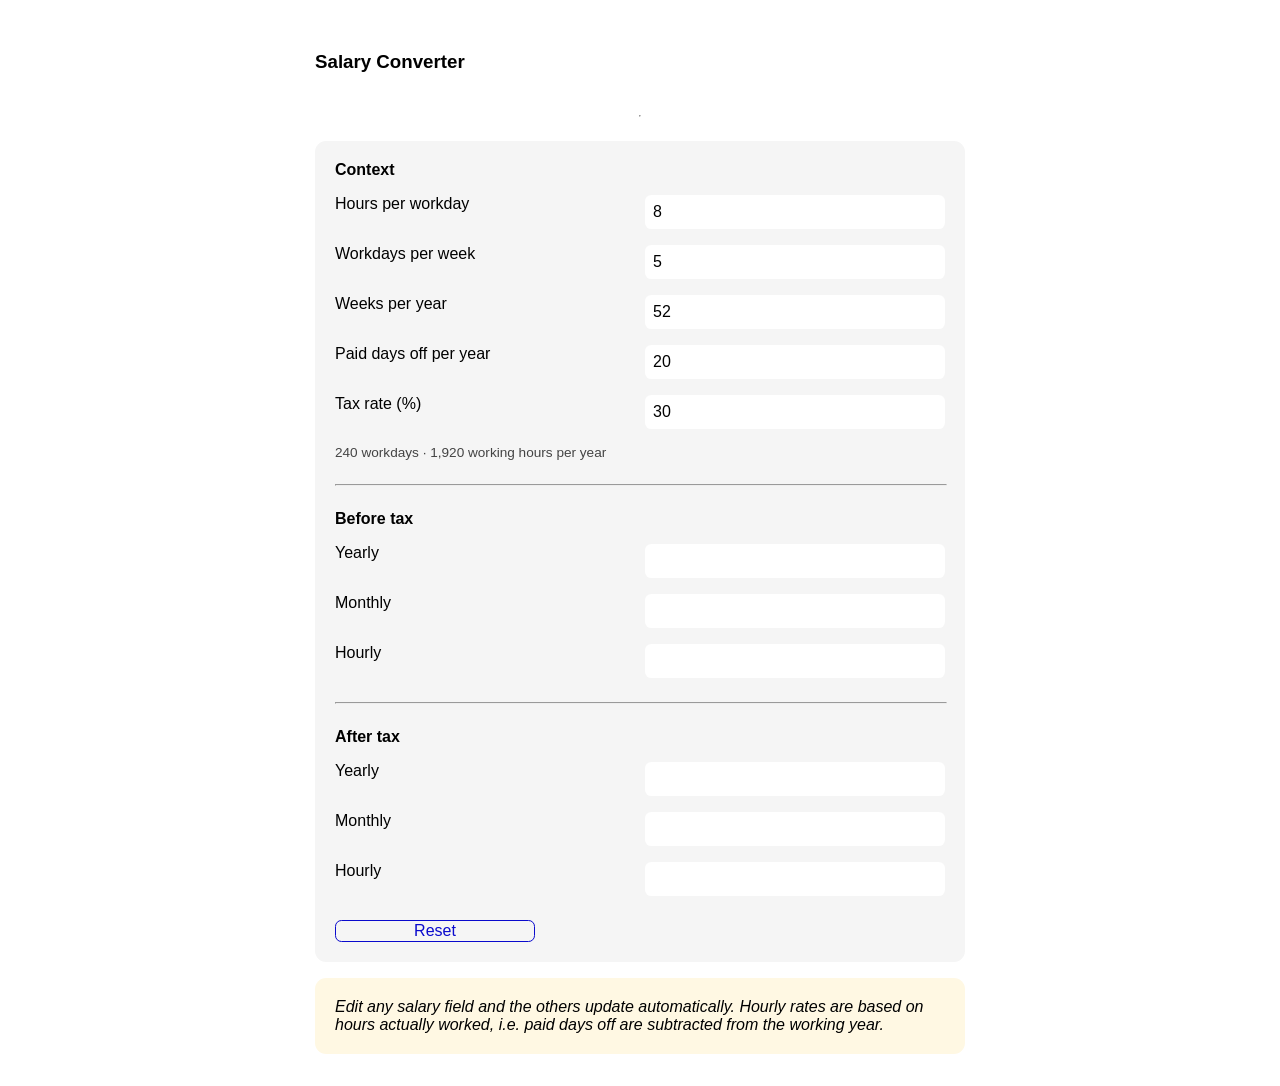
<file: salary-converter/index.html>
<!doctype html>
<html lang="en">
    <head>
        <meta charset="UTF-8" />
        <meta name="viewport" content="width=device-width, initial-scale=1.0" />
        <title>Salary Converter</title>
        <link href="../shared/theme.css" rel="stylesheet" />
        <link href="styles.css" rel="stylesheet" />
        <link rel="icon" href="../shared/favicon.png" />
    </head>
    <body>
        <main>
            <h3>Salary Converter</h3>
            <hr />
            <form id="salary-form" class="card" autocomplete="off">
                <h4>Context</h4>
                <section>
                    <label for="workdayHours">Hours per workday</label>
                    <input type="number" step="any" min="0" id="workdayHours" value="8" />
                </section>
                <section>
                    <label for="workdaysPerWeek">Workdays per week</label>
                    <input type="number" step="any" min="0" id="workdaysPerWeek" value="5" />
                </section>
                <section>
                    <label for="weeksPerYear">Weeks per year</label>
                    <input type="number" step="any" min="0" id="weeksPerYear" value="52" />
                </section>
                <section>
                    <label for="paidDaysOff">Paid days off per year</label>
                    <input type="number" step="any" min="0" id="paidDaysOff" value="20" />
                </section>
                <section>
                    <label for="taxRate">Tax rate (%)</label>
                    <input type="number" step="any" min="0" max="100" id="taxRate" value="30" />
                </section>
                <p class="muted summary" data-slot="hours-summary">&mdash;</p>

                <hr />

                <h4>Before tax</h4>
                <section>
                    <label for="yearlySalary">Yearly</label>
                    <input type="number" step="any" min="0" id="yearlySalary" data-salary="yearly" data-taxed="false" />
                </section>
                <section>
                    <label for="monthlySalary">Monthly</label>
                    <input type="number" step="any" min="0" id="monthlySalary" data-salary="monthly" data-taxed="false" />
                </section>
                <section>
                    <label for="hourlySalary">Hourly</label>
                    <input type="number" step="any" min="0" id="hourlySalary" data-salary="hourly" data-taxed="false" />
                </section>

                <hr />

                <h4>After tax</h4>
                <section>
                    <label for="yearlySalaryTaxed">Yearly</label>
                    <input type="number" step="any" min="0" id="yearlySalaryTaxed" data-salary="yearly" data-taxed="true" />
                </section>
                <section>
                    <label for="monthlySalaryTaxed">Monthly</label>
                    <input type="number" step="any" min="0" id="monthlySalaryTaxed" data-salary="monthly" data-taxed="true" />
                </section>
                <section>
                    <label for="hourlySalaryTaxed">Hourly</label>
                    <input type="number" step="any" min="0" id="hourlySalaryTaxed" data-salary="hourly" data-taxed="true" />
                </section>

                <section class="form-handles">
                    <button type="button" class="transparent" id="btn-reset">Reset</button>
                </section>
            </form>
            <div class="card note">
                <em>
                    Edit any salary field and the others update automatically.
                    Hourly rates are based on hours actually worked, i.e. paid
                    days off are subtracted from the working year.
                </em>
            </div>
        </main>
        <script type="module" src="scripts/main.js"></script>
    </body>
</html>
</file>
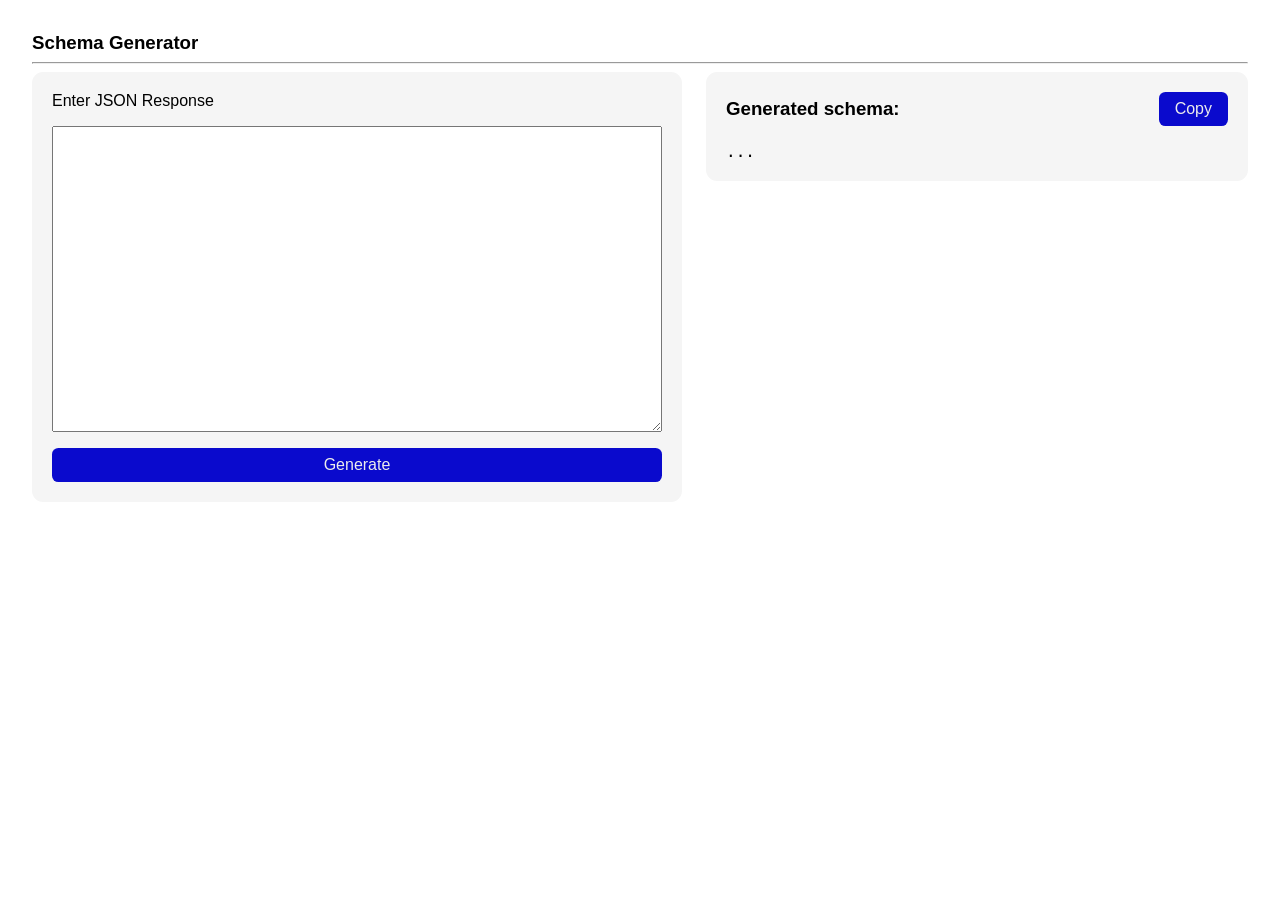
<file: schema-generator/index.html>
<!doctype html>
<html lang="en">
    <head>
        <meta charset="UTF-8" />
        <meta name="viewport" content="width=device-width, initial-scale=1.0" />
        <title>Schema Generator</title>
        <link href="../shared/theme.css" rel="stylesheet" />
        <link href="styles.css" rel="stylesheet" />
        <link rel="icon" href="../shared/favicon.png" />
    </head>
    <body>
        <main>
            <h3>Schema Generator</h3>
            <hr />
            <div class="layout">
                <aside>
                    <form class="card">
                        <label for="friendly">Enter JSON Response</label>
                        <textarea
                            name="json"
                            id="object-input"
                            cols="30"
                            rows="20"
                        ></textarea>

                        <button class="primary" id="btn-generate">
                            Generate
                        </button>
                    </form>
                </aside>
                <aside>
                    <section class="card schema-box">
                        <div class="schema-header">
                            <h3>Generated schema:</h3>
                            <button id="btn-copy-schema" class="primary">Copy</button>
                        </div>
                        <pre data-slot="schema-output" class="schema-scroll">...</pre>
                    </section>

                    <section class="card field-detail hidden" data-slot="field-detail">
                        <h3>Field detail:</h3>
                        <div class="detail-row">
                            <span class="detail-label">Python path:</span>
                            <code class="copyable" data-slot="python-path"></code>
                        </div>
                        <div class="detail-row">
                            <span class="detail-label">JS path:</span>
                            <code class="copyable" data-slot="js-path"></code>
                        </div>
                        <div class="detail-row detail-values">
                            <span class="detail-label">Values:</span>
                            <pre data-slot="field-values" class="values-scroll"></pre>
                        </div>
                    </section>
                </aside>
            </div>
        </main>
    </body>
    <script type="module" src="scripts/main.js"></script>
</html>
</file>
<file: shared/theme.css>
:root {
    --color-primary: #0A0ACD;
    --color-primary-hover: #000068;
    --color-text-inversed: #ececec;
    --color-text-muted: #444;
    
    --color-card-background: #f5f5f5;
    --color-note-background: #fff8e3;

    --color-table-background: #f9f9f9;
    --color-table-border: #ddd;
    --color-table-gradient-1: #4a90c8;
    --color-table-gradient-2: #cfe2f3;
    --color-table-gradient-3: #f4cccc;
    --color-table-gradient-4: #cc4c4c;
}

body {
    margin: 2rem;
}

a:has(button) {
    text-decoration: none;
}

select,
table,
body,
input,
button {
    font-family: sans-serif;
    font-size: 1rem;
    border-radius: 0.4rem;
}
button.primary {
    background-color: var(--color-primary);
    color: var(--color-text-inversed);
    border: none;
    padding: 0.5rem 1rem;
    cursor: pointer;
    transition: background-color 0.2s ease;
}
button.primary:hover:not(:disabled) {
    background-color: var(--color-primary-hover);
}

button.transparent {
    background-color: transparent;
    color: var(--color-primary);
    border: 1px solid var(--color-primary);
}

button.transparent:hover:not(:disabled) {
    background-color: var(--color-primary);
    color: var(--color-text-inversed);
}

.muted {
    color: var(--color-text-muted);
}

main {
    width: min(100%, 1400px);
    margin: auto;
}

.flex-col,
.flex-row {
    display: flex;
    gap: 4px;
    align-items: center;
}

.flex-col {
    flex-direction: column;
    align-items: stretch;
}

.card {
    background-color: var(--color-card-background);
    padding: 20px;
    display: flex;
    flex-direction: column;
    gap: 1rem;
    border-radius: 0.7rem;
}

/* Table */

table {
    width: 100%;
    border-collapse: collapse;
    box-shadow: 0 2px 4px rgba(0, 0, 0, 0.1);
    overflow: hidden;
}

th,
td {
    padding: 8px 12px;
    text-align: right;
    border-bottom: 1px solid var(--color-table-border);
}

tr.even {
    background-color: var(--color-table-background);
}

th {
    background-color: var(--color-primary);
    color: var(--color-text-inversed);
    text-align: center;
}

td[data-tone="low-2"] {
    background-color: var(--color-table-gradient-1);
    color: var(--color-text-inversed);
}
td[data-tone="low-1"] {
    background-color: var(--color-table-gradient-2);
}
td[data-tone="none"] {
    background-color: var(--color-table-background);
}
td[data-tone="high-1"] {
    background-color: var(--color-table-gradient-3);
}
td[data-tone="high-2"] {
    background-color: var(--color-table-gradient-4);
    color: var(--color-text-inversed);
}
td[data-tone="high-2"] strong,
td[data-tone="low-2"] strong {
    color: inherit;
}

/* viridis colormap */
td[data-tone="viridis-0"] {
    background-color: #460A5D;
    color: var(--color-text-inversed);
}
td[data-tone="viridis-1"] {
    background-color: #46307D;
    color: var(--color-text-inversed);
}
td[data-tone="viridis-2"] {
    background-color: #3A528B;
    color: var(--color-text-inversed);
}
td[data-tone="viridis-3"] {
    background-color: #2D6F8E;
    color: var(--color-text-inversed);
}
td[data-tone="viridis-4"] {
    background-color: #228B8D;
    color: var(--color-text-inversed);
}
td[data-tone="viridis-5"] {
    background-color: #21A585;
    color: var(--color-text-inversed);
}
td[data-tone="viridis-6"] {
    background-color: #44BE70;
}
td[data-tone="viridis-7"] {
    background-color: #84D44A;
}
td[data-tone="viridis-8"] {
    background-color: #D2E11A;
}
td[data-tone="viridis-9"] {
    background-color: #FDE724;
}

/* blues colormap */
td[data-tone="blues-0"] {
    background-color: #F2F8FD;
}
td[data-tone="blues-1"] {
    background-color: #DDEAF6;
}
td[data-tone="blues-2"] {
    background-color: #C8DCEF;
}
td[data-tone="blues-3"] {
    background-color: #A5CDE3;
}
td[data-tone="blues-4"] {
    background-color: #78B5D8;
}
td[data-tone="blues-5"] {
    background-color: #4F9BCB;
}
td[data-tone="blues-6"] {
    background-color: #2F7FBC;
}
td[data-tone="blues-7"] {
    background-color: #1662AA;
    color: var(--color-text-inversed);
}
td[data-tone="blues-8"] {
    background-color: #08448A;
    color: var(--color-text-inversed);
}
td[data-tone="blues-9"] {
    background-color: #08306B;
    color: var(--color-text-inversed);
}

/* inferno colormap */
td[data-tone="inferno-0"] {
    background-color: #050417;
    color: var(--color-text-inversed);
}
td[data-tone="inferno-1"] {
    background-color: #2A0A56;
    color: var(--color-text-inversed);
}
td[data-tone="inferno-2"] {
    background-color: #530E6D;
    color: var(--color-text-inversed);
}
td[data-tone="inferno-3"] {
    background-color: #7C1D6C;
    color: var(--color-text-inversed);
}
td[data-tone="inferno-4"] {
    background-color: #A32B61;
}
td[data-tone="inferno-5"] {
    background-color: #CB4049;
}
td[data-tone="inferno-6"] {
    background-color: #E65D2E;
}
td[data-tone="inferno-7"] {
    background-color: #F8880C;
}
td[data-tone="inferno-8"] {
    background-color: #FBB91E;
}
td[data-tone="inferno-9"] {
    background-color: #F3F68A;
}

@media (max-width: 600px) {
    form {
        padding: 12px;
    }
    form section {
        grid-template-columns: 1fr;
        gap: 4px;
    }
    th,
    td {
        padding: 6px 8px;
        font-size: 0.9rem;
    }
    body {
        margin: 0;
    }
    h3 {
        padding: 0rem 0.5rem;
    }
}

/* Input form */

.form-handles {
    display: grid;
    grid-template-columns: 1fr 2fr;
}

form section {
    display: grid;
    grid-template-columns: 1fr 1fr;
    gap: 10px;
}

select,
input {
    padding: 0.5rem;
    border-radius: 0.4rem;
    border: none;
}
select:focus,
input:focus {
    outline: 2px solid var(--color-primary);
}
</file>
<file: apartment-calculator/styles.css>
.layout {
    display: grid;
    grid-template-columns: 480px 1fr;
    gap: 24px;
    align-items: start;
}

.layout > aside {
    position: sticky;
    top: 12px;
    display: flex;
    flex-direction: column;
    gap: 1rem;
}

@media (max-width: 900px) {
    .layout {
        grid-template-columns: 1fr;
    }
    .layout > aside {
        position: static;
    }
}

form hr {
    margin: 1rem 0;
}

.form-handles {
    display: grid;
    grid-template-columns: 1fr 2fr;
}

form section {
    display: grid;
    grid-template-columns: 1fr 1fr;
    gap: 10px;
    align-items: center;
}

select,
input {
    padding: 0.5rem;
    border-radius: 0.4rem;
    border: none;
    font-family: sans-serif;
    font-size: 1rem;
    min-width: 0;
}
select:focus,
input:focus {
    outline: 2px solid var(--color-primary);
}

h4 {
    margin: 20px 0 10px;
}

.result-grid {
    display: grid;
    grid-template-columns: 1fr auto;
    gap: 8px 16px;
}
.result-grid strong {
    color: var(--color-text-muted);
    font-weight: normal;
}
.result-grid span {
    text-align: right;
    font-family: sans-serif;
    font-weight: bold;
}

.result-headline {
    font-size: 1.4rem;
    color: var(--color-primary);
    text-align: center;
    padding: 8px 0;
}

footer {
    margin-top: 3rem;
}

.note {
    background-color: var(--color-note-background);
}
</file>
<file: arithmetic-practice/styles.css>
.layout {
    display: grid;
    grid-template-columns: minmax(0, 1fr) minmax(0, 1fr);
    gap: 24px;
    align-items: start;
}

@media (max-width: 1000px) {
    .layout {
        grid-template-columns: minmax(0, 1fr);
    }
}

h4 {
    margin: 0;
}

/* Game */

.settings {
    display: flex;
    flex-wrap: wrap;
    gap: 12px;
    align-items: flex-end;
}

.settings label {
    display: flex;
    flex-direction: column;
    gap: 4px;
    font-size: 0.85rem;
    color: var(--color-text-muted);
}

.settings button {
    margin-left: auto;
    min-width: 6rem;
}

.timer {
    height: 8px;
    background: #e0e0e0;
    border-radius: 4px;
    overflow: hidden;
}

.timer-fill {
    height: 100%;
    width: 100%;
    background: var(--color-primary);
    border-radius: 4px;
}

.cross {
    display: grid;
    grid-template-columns: 1fr 1.3fr 1fr;
    grid-template-rows: auto auto auto;
    grid-template-areas:
        '. up .'
        'left prompt right'
        '. down .';
    gap: 12px;
    align-items: stretch;
}

.prompt {
    grid-area: prompt;
    display: flex;
    align-items: center;
    justify-content: center;
    text-align: center;
    min-height: 6rem;
    font-size: clamp(1.4rem, 4vw, 2.4rem);
    font-weight: bold;
    background: white;
    border-radius: 0.7rem;
    padding: 0 0.5rem;
}

.option {
    display: flex;
    flex-direction: column;
    align-items: center;
    justify-content: center;
    gap: 6px;
    min-height: 4.5rem;
    border: 2px solid #ccc;
    background: white;
    cursor: pointer;
    font-size: 1.4rem;
    font-variant-numeric: tabular-nums;
    transition: border-color 0.15s ease, background-color 0.15s ease;
}

.option:hover {
    border-color: var(--color-primary);
}

.option kbd {
    font-size: 0.7rem;
    color: var(--color-text-muted);
    font-family: sans-serif;
}

.option.correct {
    background: #dff3e4;
    border-color: #2e8b57;
}

.option.wrong {
    background: #f8dede;
    border-color: #c0392b;
}

.game[data-input='choice'] .typed-form,
.game[data-input='typing'] .option {
    display: none;
}

.game[data-input='typing'] .cross {
    grid-template-columns: minmax(0, 1fr);
    grid-template-areas:
        'prompt'
        'typed';
}

.typed-form input {
    width: 100%;
    box-sizing: border-box;
    text-align: center;
    font-size: 1.6rem;
    font-variant-numeric: tabular-nums;
    border: 2px solid #ccc;
    background: white;
}

.typed-form input.correct {
    background: #dff3e4;
    border-color: #2e8b57;
}

.typed-form input.wrong {
    background: #f8dede;
    border-color: #c0392b;
}

.feedback {
    margin: 0;
    text-align: center;
    font-weight: bold;
    min-height: 1.2em;
}

.feedback[data-tone='good'] {
    color: #2e8b57;
}

.feedback[data-tone='bad'] {
    color: #c0392b;
}

.session {
    display: flex;
    justify-content: center;
    gap: 1.5rem;
    flex-wrap: wrap;
}

.session {
    align-items: center;
    font-variant-numeric: tabular-nums;
}

.hearts {
    font-size: 1.3rem;
    letter-spacing: 2px;
}

.game-over {
    display: flex;
    flex-direction: column;
    align-items: center;
    gap: 4px;
    font-size: 1.1rem;
    font-weight: normal;
    padding: 0.75rem 0;
}

.game-over-title {
    font-size: clamp(1.4rem, 4vw, 2rem);
    font-weight: bold;
}

.hint {
    margin: 0;
    font-size: 0.85rem;
    text-align: center;
}

/* Results */

.results-header {
    display: flex;
    justify-content: space-between;
    align-items: center;
}

.tiles {
    display: grid;
    grid-template-columns: repeat(4, minmax(0, 1fr));
    gap: 8px;
}

@media (max-width: 600px) {
    .tiles {
        grid-template-columns: repeat(2, minmax(0, 1fr));
    }
}

.tile {
    background: white;
    border-radius: 0.5rem;
    padding: 10px;
    display: flex;
    flex-direction: column;
}

.tile-value {
    font-size: 1.5rem;
    font-weight: bold;
    font-variant-numeric: tabular-nums;
}

.tile-label {
    font-size: 0.8rem;
    color: var(--color-text-muted);
}

.heatmap-wrap {
    position: relative;
}

#heatmap {
    display: block;
    cursor: crosshair;
}

.tooltip {
    position: absolute;
    pointer-events: none;
    background: white;
    border: 1px solid #ccc;
    border-radius: 0.4rem;
    padding: 6px 10px;
    font-size: 0.85rem;
    white-space: nowrap;
    box-shadow: 0 2px 6px rgba(0, 0, 0, 0.15);
    z-index: 1;
}

.legend {
    display: flex;
    align-items: center;
    gap: 6px;
    font-size: 0.8rem;
    color: var(--color-text-muted);
}

.legend .swatch {
    width: 14px;
    height: 14px;
    border-radius: 3px;
}

.legend .untried {
    background: #e8e8e8;
}

.legend .gradient {
    width: 120px;
    height: 10px;
    border-radius: 3px;
    background: linear-gradient(to right, #a5cde3, #78b5d8, #4f9bcb, #2f7fbc, #1662aa, #08448a, #08306b);
}

.legend-gap {
    width: 12px;
}

.caption {
    margin: 0;
    font-size: 0.8rem;
}

.worst-list {
    margin: 0;
    padding-left: 1.5rem;
    display: flex;
    flex-direction: column;
    gap: 4px;
}

.worst-list li span {
    margin-left: 0.75rem;
}

.reset {
    align-self: flex-start;
    padding: 0.4rem 0.8rem;
    cursor: pointer;
}
</file>
<file: football/styles.css>
aside {
    display: flex;
    flex-direction: column;
    gap: 1rem;
}

.layout {
    display: grid;
    grid-template-columns: 650px 1fr;
    gap: 24px;
    align-items: start;
}

@media (max-width: 900px) {
    .layout {
        grid-template-columns: 1fr;
    }
    .layout > aside {
        position: static;
    }
}

.hidden {
    display: none;
}

#score-table {
    table-layout: fixed;
}

#score-table th,
#score-table td {
    border: none;
    aspect-ratio: 1 / 1;
    text-align: center;
}

#score-table td p {
    margin: 0.1rem;
}
</file>
<file: joel-piss-counter/styles.css>
:root {
    --pee-yellow: #ffe066;
    --pee-yellow-dark: #f5c400;
    --pee-pink: #ff8fab;
    --pee-blue: #8ecae6;
    --pee-text: #5a4a1a;
}

body {
    background: linear-gradient(180deg, #fffbea 0%, #fff3c4 100%);
    min-height: 100vh;
    color: var(--pee-text);
    font-family: "Comic Sans MS", "Chalkboard SE", "Comic Neue", sans-serif;
    overflow-x: hidden;
}

button {
    font-family: inherit;
}

main {
    max-width: 640px;
    text-align: center;
    position: relative;
}

.title {
    font-size: 2.4rem;
    margin-bottom: 0.2rem;
    color: var(--pee-yellow-dark);
    text-shadow: 2px 2px 0 var(--pee-pink);
}

.subtitle {
    margin-top: 0;
    opacity: 0.7;
    font-style: italic;
}

.wiggle {
    display: inline-block;
    animation: wiggle 1.6s ease-in-out infinite;
}

@keyframes wiggle {
    0%, 100% { transform: rotate(-10deg); }
    50% { transform: rotate(10deg); }
}

.hero {
    background: white;
    border: 4px dashed var(--pee-yellow);
    border-radius: 2rem;
    padding: 2rem 1rem;
    margin: 1.5rem 0;
    box-shadow: 0 8px 0 var(--pee-yellow);
}

.pee-button {
    width: 200px;
    height: 200px;
    border-radius: 50%;
    border: none;
    background: radial-gradient(circle at 35% 30%, #fff7c2, var(--pee-yellow) 55%, var(--pee-yellow-dark));
    box-shadow: 0 10px 0 #d9a900, 0 14px 30px rgba(245, 196, 0, 0.4);
    cursor: pointer;
    display: inline-flex;
    flex-direction: column;
    align-items: center;
    justify-content: center;
    gap: 0.3rem;
    transition: transform 0.1s ease, box-shadow 0.1s ease;
    color: var(--pee-text);
}

.pee-button:hover {
    transform: translateY(-3px) scale(1.03);
}

.pee-button:active {
    transform: translateY(8px);
    box-shadow: 0 2px 0 #d9a900, 0 4px 10px rgba(245, 196, 0, 0.4);
}

.pee-button.boing {
    animation: boing 0.5s ease;
}

@keyframes boing {
    0% { transform: scale(1); }
    30% { transform: scale(1.15, 0.85); }
    60% { transform: scale(0.92, 1.08); }
    100% { transform: scale(1); }
}

.drop {
    font-size: 4rem;
    line-height: 1;
}

.pee-label {
    font-size: 1.3rem;
    font-weight: bold;
}

.stats {
    display: flex;
    justify-content: center;
    gap: 1rem;
    margin-top: 2rem;
    flex-wrap: wrap;
}

.stat {
    background: var(--pee-yellow);
    border-radius: 1.2rem;
    padding: 0.8rem 1.2rem;
    min-width: 90px;
    display: flex;
    flex-direction: column;
    box-shadow: 0 4px 0 var(--pee-yellow-dark);
}

.stat:nth-child(2) {
    background: var(--pee-blue);
    box-shadow: 0 4px 0 #5fa8c9;
}

.stat:nth-child(3) {
    background: var(--pee-pink);
    box-shadow: 0 4px 0 #e5678a;
}

.stat-value {
    font-size: 2rem;
    font-weight: bold;
}

.stat-label {
    font-size: 0.85rem;
    text-transform: uppercase;
    letter-spacing: 0.05em;
}

.mood {
    font-size: 1.15rem;
    margin: 1.5rem 0 0.3rem;
}

.last {
    margin: 0;
    opacity: 0.6;
    font-size: 0.9rem;
}

.controls {
    display: flex;
    justify-content: center;
    gap: 0.6rem;
    margin-top: 1.2rem;
}

.cute-button {
    background: white;
    border: 2px solid var(--pee-yellow-dark);
    color: var(--pee-text);
    border-radius: 999px;
    padding: 0.4rem 1rem;
    cursor: pointer;
    transition: background 0.15s ease;
}

.cute-button:hover:not(:disabled) {
    background: var(--pee-yellow);
}

.cute-button:disabled {
    opacity: 0.4;
    cursor: default;
}

.cute-button.danger {
    border-color: var(--pee-pink);
}

.cute-button.danger:hover {
    background: var(--pee-pink);
}

.history {
    text-align: left;
    background: white;
    border-radius: 1.5rem;
    padding: 1rem 1.5rem;
    box-shadow: 0 6px 0 var(--pee-blue);
}

.history h2 {
    margin-top: 0.3rem;
}

#history-list {
    list-style: none;
    padding: 0;
    margin: 0;
}

#history-list li {
    display: flex;
    align-items: center;
    gap: 0.8rem;
    padding: 0.4rem 0;
    border-bottom: 1px dotted var(--pee-yellow-dark);
}

#history-list li:last-child {
    border-bottom: none;
}

.history-date {
    min-width: 110px;
}

.history-drops {
    flex: 1;
    overflow: hidden;
    white-space: nowrap;
    text-overflow: ellipsis;
}

.history-count {
    font-weight: bold;
}

.empty {
    opacity: 0.6;
    font-style: italic;
}

.bubbles {
    position: fixed;
    inset: 0;
    pointer-events: none;
    z-index: 10;
}

.splash {
    position: absolute;
    font-size: 1.6rem;
    animation: splash 1s ease-out forwards;
}

@keyframes splash {
    0% { opacity: 1; transform: translate(-50%, -50%) scale(0.6); }
    100% { opacity: 0; transform: translate(calc(-50% + var(--dx)), calc(-50% + var(--dy))) scale(1.2); }
}
</file>
<file: knowgraph/styles.css>
body {
    margin: 0;
}
body {
    display: flex;
    flex-direction: row;
    height: 100vh;
}

aside.sidebar {
    background-color: var(--color-table-background);
    padding: 10px;
    overflow-y: auto;
    width: 300px;
    flex-shrink: 0;
    box-sizing: border-box;
    box-shadow: 0 0 14px rgba(0, 0, 0, 0.1);
    z-index: 1;
    display: flex;
    flex-direction: column;
    gap: 6px;
}
aside.main {
    background-color: var(--color-card-background);
    flex: 1;
    position: relative;
    overflow: auto;
}

aside.main > .tab {
    display: block;
}
aside.main > .tab[hidden] {
    display: none;
}

aside.main > section.tab,
aside.main > table.tab {
    padding: 20px;
    box-sizing: border-box;
}

/* Graph tab: flex column so the canvas fills the space below the toolbar. */
aside.main > section.tab[data-tab="graph"] {
    display: flex;
    flex-direction: column;
    gap: 10px;
    padding: 10px;
    height: 100%;
}
aside.main > section.tab[data-tab="graph"][hidden] {
    display: none;
}
aside.main > section.tab[data-tab="graph"] .graph-canvas-wrap {
    flex: 1;
    min-height: 0;
    position: relative;
}
aside.main > section.tab[data-tab="graph"] canvas {
    width: 100%;
    height: 100%;
    display: block;
}

.graph-info {
    position: absolute;
    top: 12px;
    right: 12px;
    width: 300px;
    max-height: calc(100% - 24px);
    overflow: auto;
    background: #fff;
    border-radius: 0.5rem;
    padding: 12px;
    box-shadow: 0 4px 12px rgba(0, 0, 0, 0.15);
    z-index: 2;
    display: flex;
    flex-direction: column;
    gap: 8px;
}
.graph-info[hidden] {
    display: none;
}
.graph-info h4 {
    margin: 0;
}
.graph-info .graph-info-header {
    justify-content: space-between;
    align-items: center;
    gap: 8px;
}
.graph-info .graph-info-section {
    display: flex;
    flex-direction: column;
    gap: 2px;
}
.graph-info .graph-info-section-label {
    font-size: 0.8rem;
    color: var(--color-text-muted);
    text-transform: uppercase;
    letter-spacing: 0.03em;
}
.graph-info ul {
    margin: 0;
    padding-left: 18px;
}
.graph-info .graph-info-close {
    align-self: flex-end;
}

.graph-info-actions {
    display: flex;
    flex-direction: column;
    gap: 4px;
}
.graph-info-actions button {
    text-align: left;
    justify-content: flex-start;
}

.graph-info-notes {
    width: 100%;
    min-height: 80px;
    resize: vertical;
    font-family: inherit;
    font-size: 0.85rem;
    box-sizing: border-box;
}

/* Console tab */
.console-wrap {
    display: flex;
    flex-direction: column;
    height: 100%;
    padding: 8px;
    box-sizing: border-box;
}
#main__console {
    background-color: #1e1e1e;
    height: 100%;
}
.console-output {
    flex: 1;
    overflow-y: auto;
    margin: 0;
    padding: 8px;
    color: #d4d4d4;
    font-family: 'Consolas', 'Courier New', monospace;
    font-size: 0.85rem;
    border-radius: 4px 4px 0 0;
    white-space: pre-wrap;
    word-break: break-word;
}
.console-output .console-cmd {
    color: #569cd6;
}
.console-output .console-err {
    color: #f44747;
}
.console-output .console-ok {
    color: #6a9955;
}
.console-input-row {
    display: flex;
    align-items: center;
    border-radius: 0 0 4px 4px;
    padding: 4px 8px;
}
.console-input,
.console-prompt {
    color: #569cd6;
    font-family: 'Consolas', 'Courier New', monospace;
    font-size: 0.85rem;
    margin-right: 6px;
    user-select: none;
}
input.console-input#console-input {
    flex: 1;
    background: transparent;
    border: none;
    outline: none;
    color: #d4d4d4;
    font-family: 'Consolas', 'Courier New', monospace;
    font-size: 0.85rem;
}

.graph-query-row {
    display: flex;
    align-items: center;
    gap: 4px;
}
.graph-hidden-badge {
    display: inline-flex;
    align-items: center;
    gap: 4px;
    background: var(--color-table-background);
    border: 1px solid var(--color-table-border);
    border-radius: 0.4rem;
    padding: 0.25rem 0.5rem;
    cursor: pointer;
    color: var(--color-text-muted);
}
.graph-hidden-badge[hidden] {
    display: none;
}
.graph-hidden-badge:hover {
    background: #fff;
    color: var(--color-primary);
}
.graph-hidden-badge .material-symbols-outlined {
    font-size: 1.1rem;
}
.graph-hidden-count {
    font-weight: 600;
}

.graph-hidden-popover {
    position: absolute;
    top: 12px;
    left: 12px;
    max-width: 320px;
    max-height: calc(100% - 24px);
    overflow: auto;
    background: #fff;
    border-radius: 0.5rem;
    padding: 12px;
    box-shadow: 0 4px 12px rgba(0, 0, 0, 0.15);
    z-index: 3;
    display: flex;
    flex-direction: column;
    gap: 6px;
}
.graph-hidden-popover[hidden] {
    display: none;
}
.graph-hidden-popover h4 {
    margin: 0 0 4px 0;
}
.graph-hidden-popover ul {
    list-style: none;
    padding: 0;
    margin: 0;
    display: flex;
    flex-direction: column;
    gap: 4px;
}
.graph-hidden-popover li {
    display: flex;
    align-items: center;
    gap: 6px;
    justify-content: space-between;
}

aside.main form {
    z-index: 1;
}

canvas {
    display: block;
    width: 100%;
    height: 100%;
    background-color: var(--color-card-background);
}

.kg-form {
    background-color: var(--color-table-background);
    padding: 12px;
    border-radius: 0.5rem;
    margin-bottom: 16px;
}

.kg-list {
    display: flex;
    flex-direction: column;
    gap: 12px;
}

.kg-row {
    background-color: var(--color-table-background);
    padding: 12px;
    border-radius: 0.5rem;
    display: flex;
    flex-direction: column;
    gap: 8px;
}

.kg-facts {
    margin: 0;
    padding-left: 0;
    list-style: none;
    display: flex;
    flex-direction: column;
    gap: 6px;
}
.kg-facts > li {
    display: flex;
    align-items: center;
    gap: 8px;
    min-height: 2.2rem;
    line-height: 1.4;
}
/* First cell is the label; second cell is the input/value. Keep both cells
   the same width across every row so the fact list lines up cleanly. */
.kg-facts > li > span:first-child,
.kg-facts > li > label:first-child {
    flex: 0 0 45%;
    min-width: 0;
    overflow-wrap: anywhere;
}
.kg-facts > li > input,
.kg-facts > li > select {
    flex: 1;
    min-width: 0;
}
.kg-facts > li > button {
    flex: 0 0 auto;
}

.flex-row {
    flex-wrap: wrap;
}

label {
    font-size: 0.85rem;
    color: var(--color-text-muted);
}

input[type="text"],
input[type="number"],
input[type="date"],
select {
    padding: 0.35rem 0.5rem;
    border: 1px solid var(--color-table-border);
    background: #fff;
}

.kg-derived-link {
    background: none;
    border: none;
    padding: 0;
    margin: 0 0 0 4px;
    color: var(--color-primary);
    cursor: pointer;
    font: inherit;
    text-decoration: underline;
}
.kg-derived-link:hover {
    color: var(--color-primary-hover);
}

.kg-highlight {
    animation: kg-flash 1.6s ease-out;
    outline: 2px solid var(--color-primary);
}
@keyframes kg-flash {
    0% { background-color: rgba(10, 10, 205, 0.25); }
    100% { background-color: transparent; }
}

.kg-modal {
    position: fixed;
    inset: 0;
    background: rgba(0, 0, 0, 0.35);
    display: flex;
    align-items: center;
    justify-content: center;
    z-index: 10;
}
.kg-modal[hidden] {
    display: none;
}
.kg-modal-card {
    background: #fff;
    padding: 20px;
    border-radius: 0.7rem;
    min-width: 320px;
    max-width: 90vw;
    max-height: 90vh;
    overflow: auto;
    display: flex;
    flex-direction: column;
    gap: 12px;
    box-shadow: 0 8px 24px rgba(0, 0, 0, 0.2);
}
.kg-modal-title {
    margin: 0;
}
.kg-modal-actions {
    justify-content: flex-end;
}

h3 {
    margin: 0;
}
</file>
<file: nutrition-calculator/styles.css>
.layout {
    display: grid;
    grid-template-columns: 650px 1fr;
    gap: 24px;
    align-items: start;
}

.layout > aside {
    position: sticky;
    top: 12px;
}

.output-panel {
    min-width: 0;
}

@media (max-width: 900px) {
    .layout {
        grid-template-columns: 1fr;
    }
    .layout > aside {
        position: static;
    }
}

form hr {
    margin: 1rem 0;
}
aside {
    display: flex;
    flex-direction: column;
    gap: 1rem;
}

td:first-child {
    text-align: left;
    font-weight: bold;
}

.slider label {
    flex: 0 0 auto;
}

.slider input {
    flex: 1 1 auto;
    min-width: 0;
}

.slider-value {
    min-width: 3ch;
    text-align: right;
    font-family: sans-serif;
}

h4 {
    margin: 20px 0 10px;
}

footer {
    margin-top: 3rem;
}

.note {
    background-color: var(--color-note-background);
}

.mortality-legend {
    display: grid;
    grid-template-columns: auto 1fr;
    align-items: center;
    gap: 4px 8px;
    margin-top: 8px;
    font-size: 0.85rem;
    color: var(--color-text-muted);
}
.mortality-legend-title {
    grid-column: 1 / -1;
    font-style: italic;
    margin-bottom: 2px;
}
.mortality-legend .swatch {
    display: inline-block;
    width: 18px;
    height: 14px;
    border: 1px solid var(--color-table-border);
    border-radius: 2px;
}
.swatch.tone-low-2 {
    background-color: var(--color-table-gradient-1);
}
.swatch.tone-low-1 {
    background-color: var(--color-table-gradient-2);
}
.swatch.tone-none {
    background-color: var(--color-table-background);
}
.swatch.tone-high-1 {
    background-color: var(--color-table-gradient-3);
}
.swatch.tone-high-2 {
    background-color: var(--color-table-gradient-4);
}
</file>
<file: salary-converter/styles.css>
main {
    width: min(100%, 650px);
    display: flex;
    flex-direction: column;
    gap: 1rem;
}

form h4 {
    margin: 0;
}

form hr {
    width: 100%;
    margin: 0.5rem 0;
}

.summary {
    margin: 0;
    font-size: 0.85rem;
}

.form-handles {
    margin-top: 0.5rem;
}

.note {
    background-color: var(--color-note-background);
}
</file>
<file: schema-generator/styles.css>
aside {
    display: flex;
    flex-direction: column;
    gap: 1rem;
}

.layout {
    display: grid;
    grid-template-columns: 650px 1fr;
    gap: 24px;
    align-items: start;
}

@media (max-width: 900px) {
    .layout {
        grid-template-columns: 1fr;
    }
    .layout > aside {
        position: static;
    }
}

.schema-header {
    display: flex;
    justify-content: space-between;
    align-items: center;
}

h3 {
    margin: 0;
}

.schema-scroll {
    max-height: 300px;
    overflow-y: auto;
    margin: 0;
}

.schema-scroll .field-key {
    cursor: pointer;
    border-radius: 3px;
    padding: 0 2px;
}

.schema-scroll .field-key:hover {
    background: #dbeafe;
}

.schema-scroll .field-key.active {
    background: #bfdbfe;
}

.field-detail.hidden {
    display: none;
}

.detail-row {
    display: flex;
    gap: 0.5rem;
    align-items: baseline;
    margin-bottom: 0.4rem;
}

.detail-label {
    font-weight: 600;
    white-space: nowrap;
}

.detail-row code {
    background: #e8e8e8;
    padding: 2px 6px;
    border-radius: 3px;
    word-break: break-all;
}

.copyable {
    cursor: pointer;
    position: relative;
}

.copyable:hover {
    background: #d0d0d0 !important;
}

.copyable.copied::after {
    content: 'Copied!';
    position: absolute;
    top: -1.5em;
    right: 0;
    font-size: 0.7rem;
    background: #333;
    color: #fff;
    padding: 1px 5px;
    border-radius: 3px;
}

.values-scroll {
    max-height: 200px;
    overflow-y: auto;
    margin: 0;
    background: #e8e8e8;
    padding: 6px 8px;
    border-radius: 3px;
    font-size: 0.85rem;
}

.detail-values {
    flex-direction: column;
    align-items: flex-start;
}
</file>
